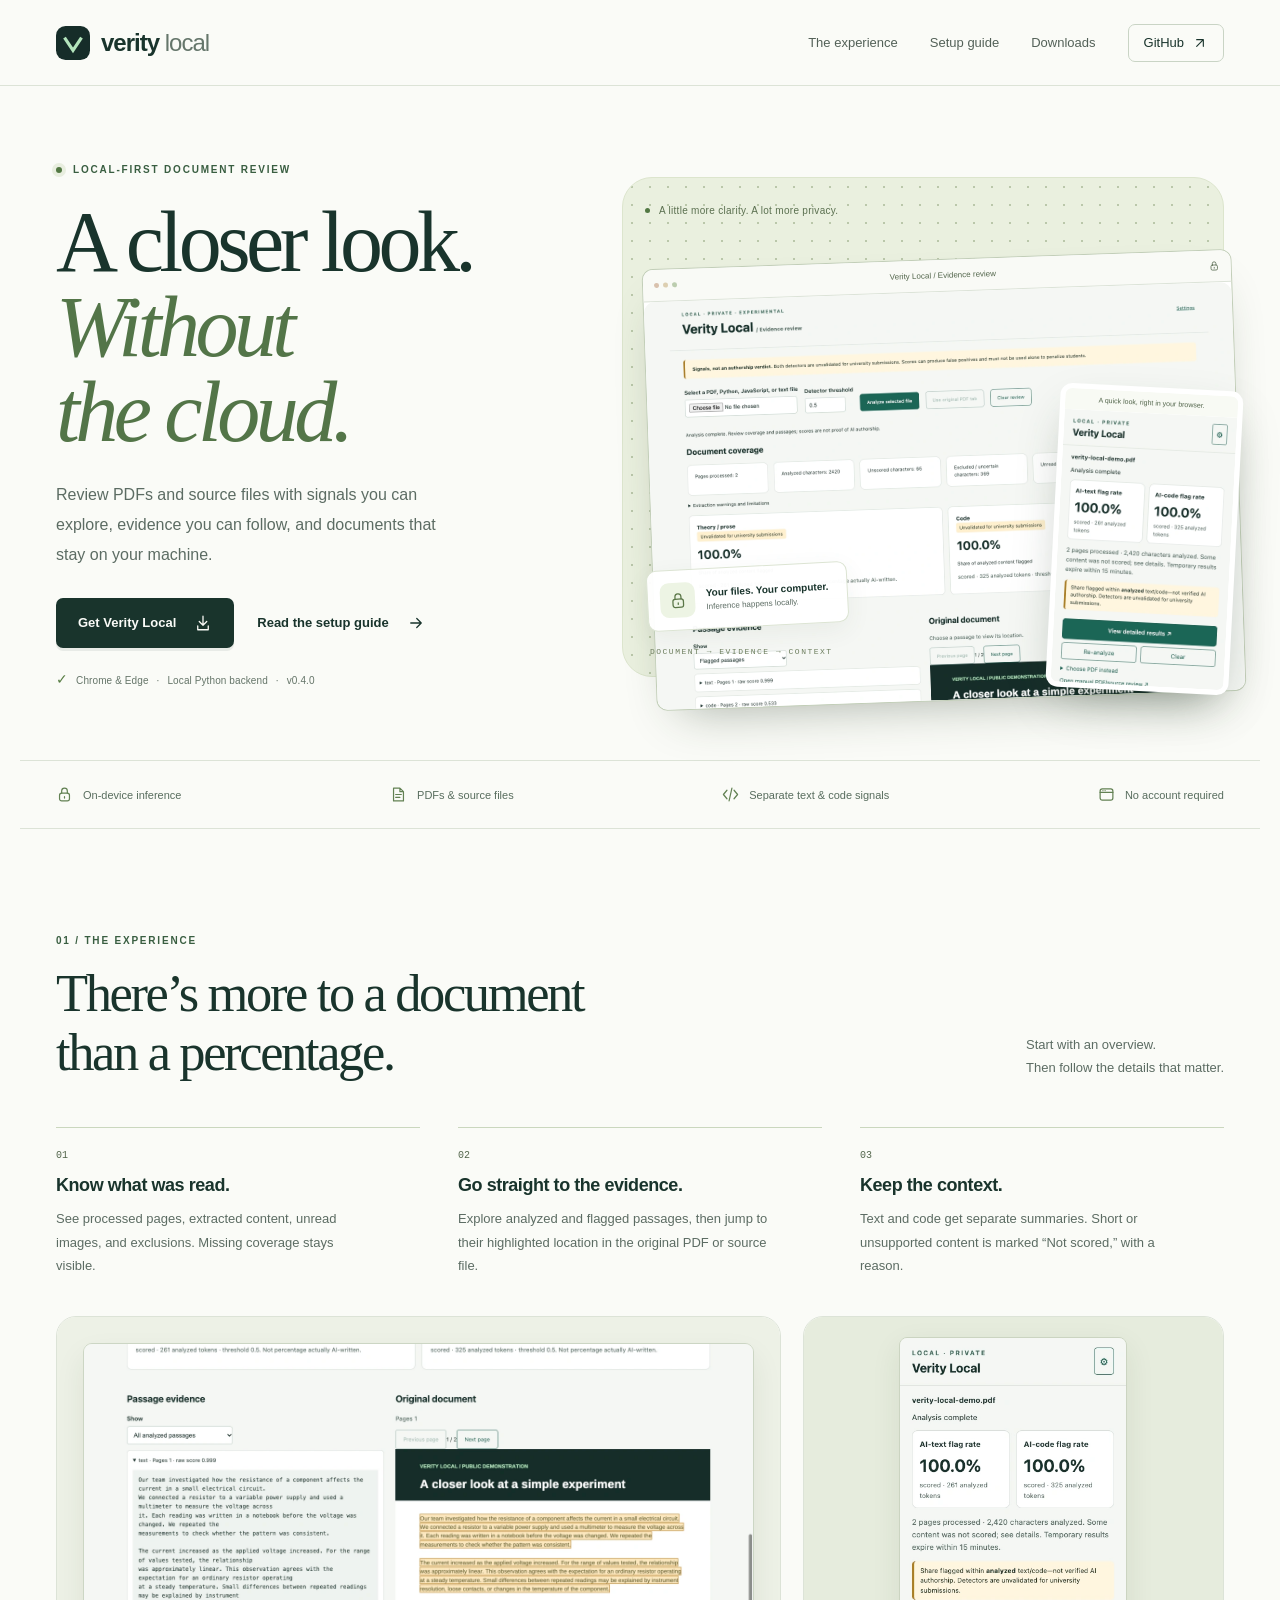
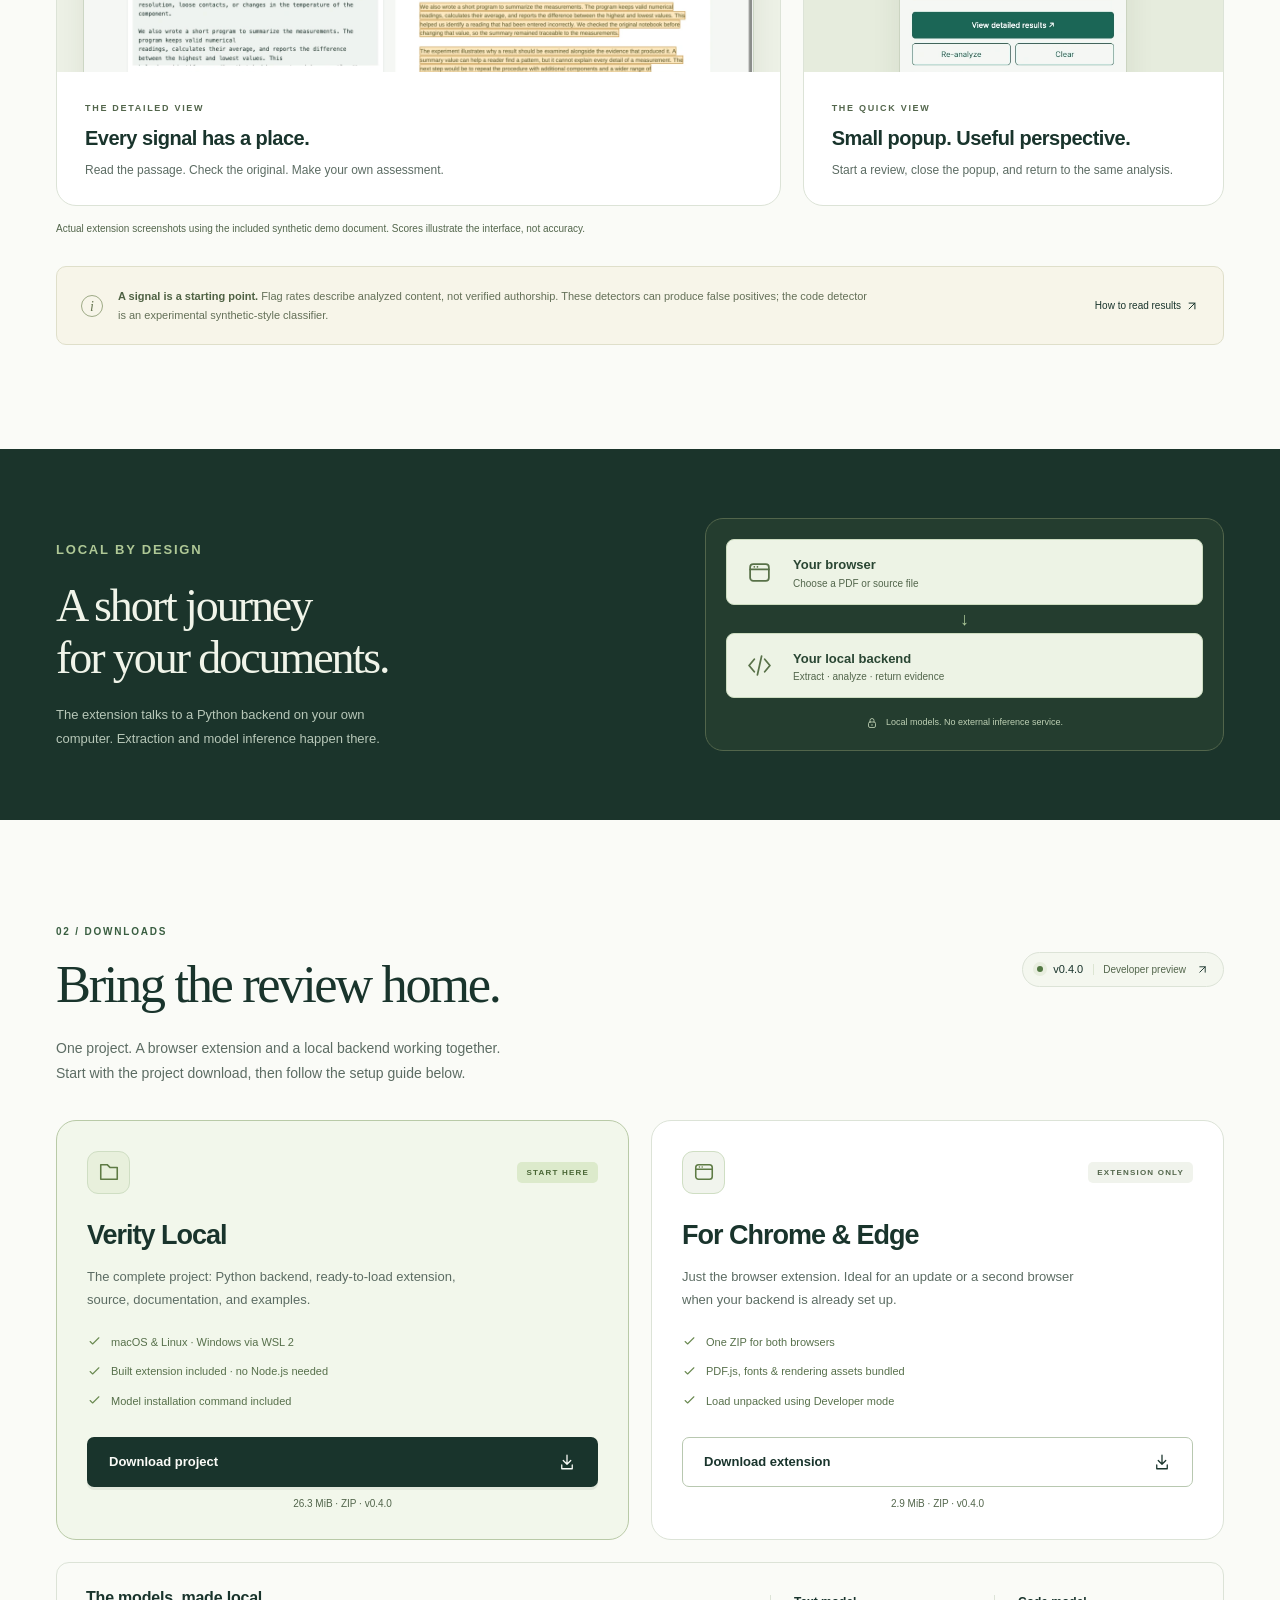
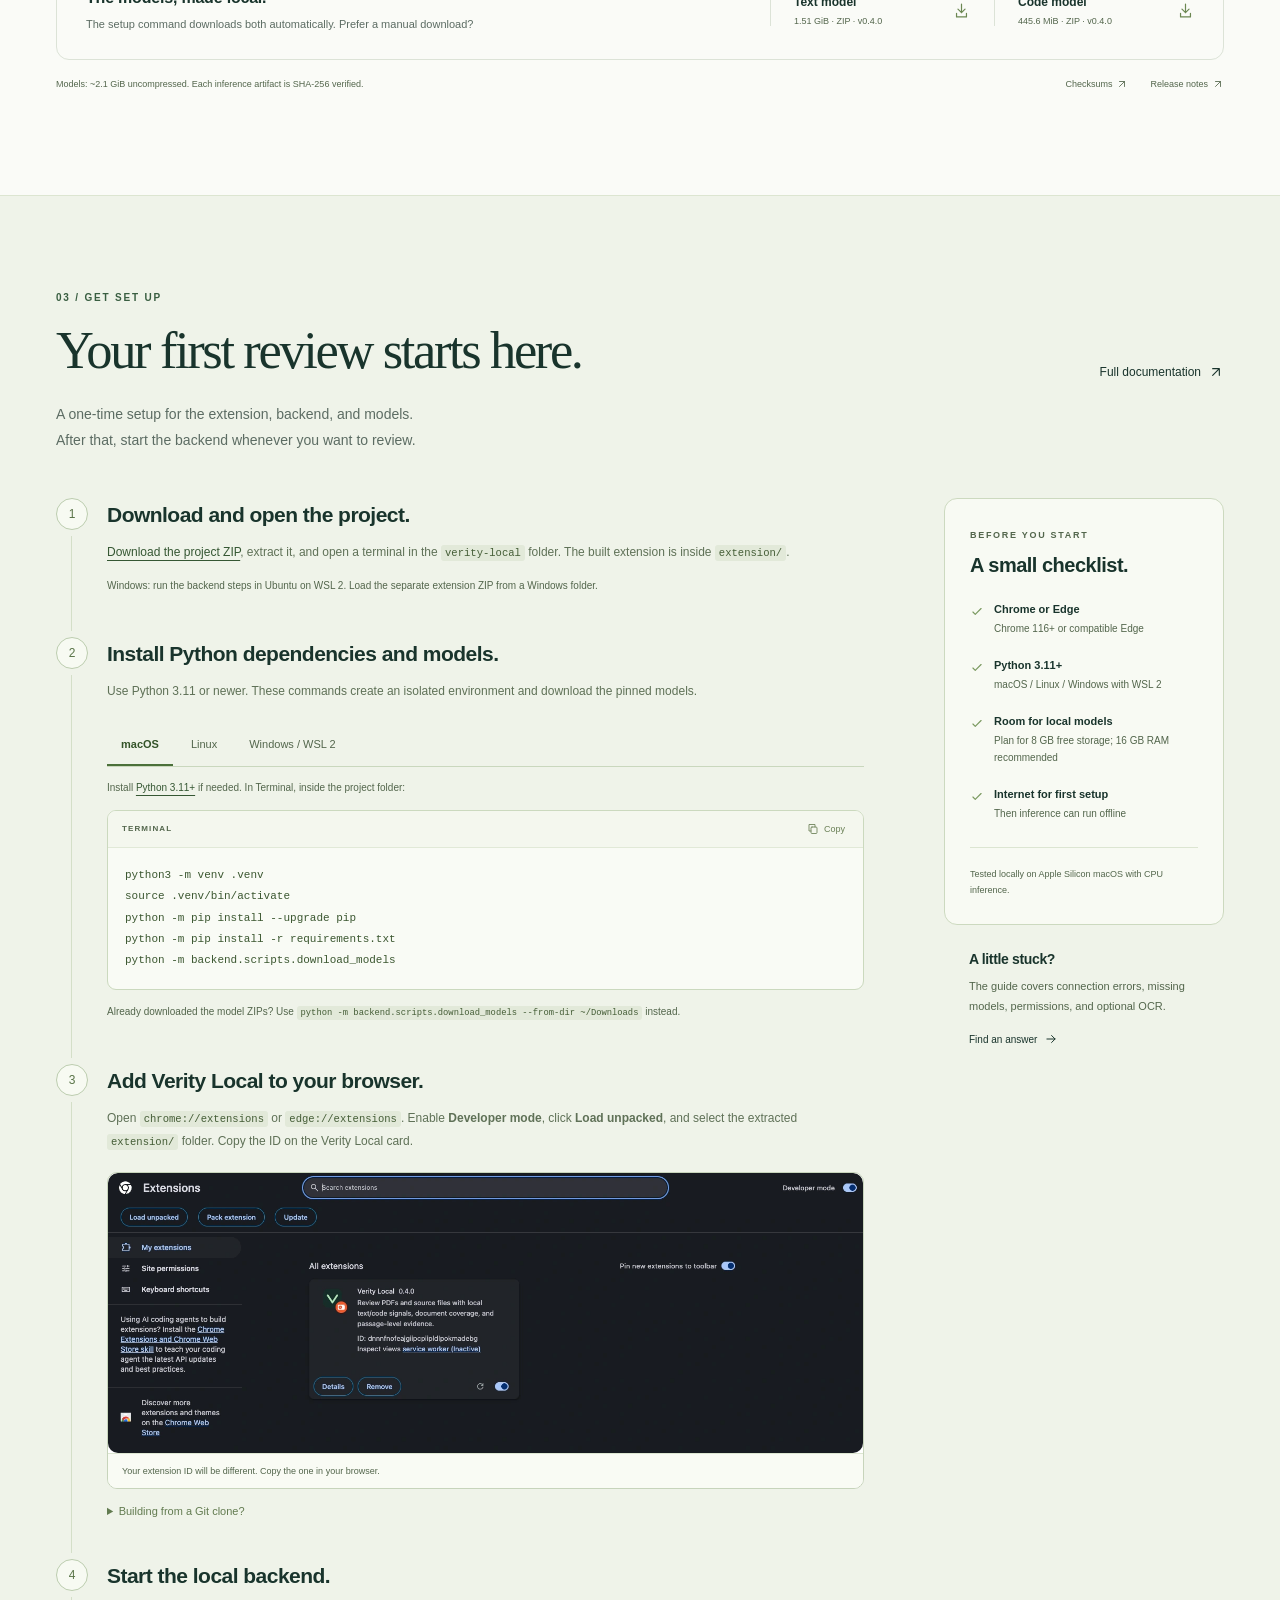
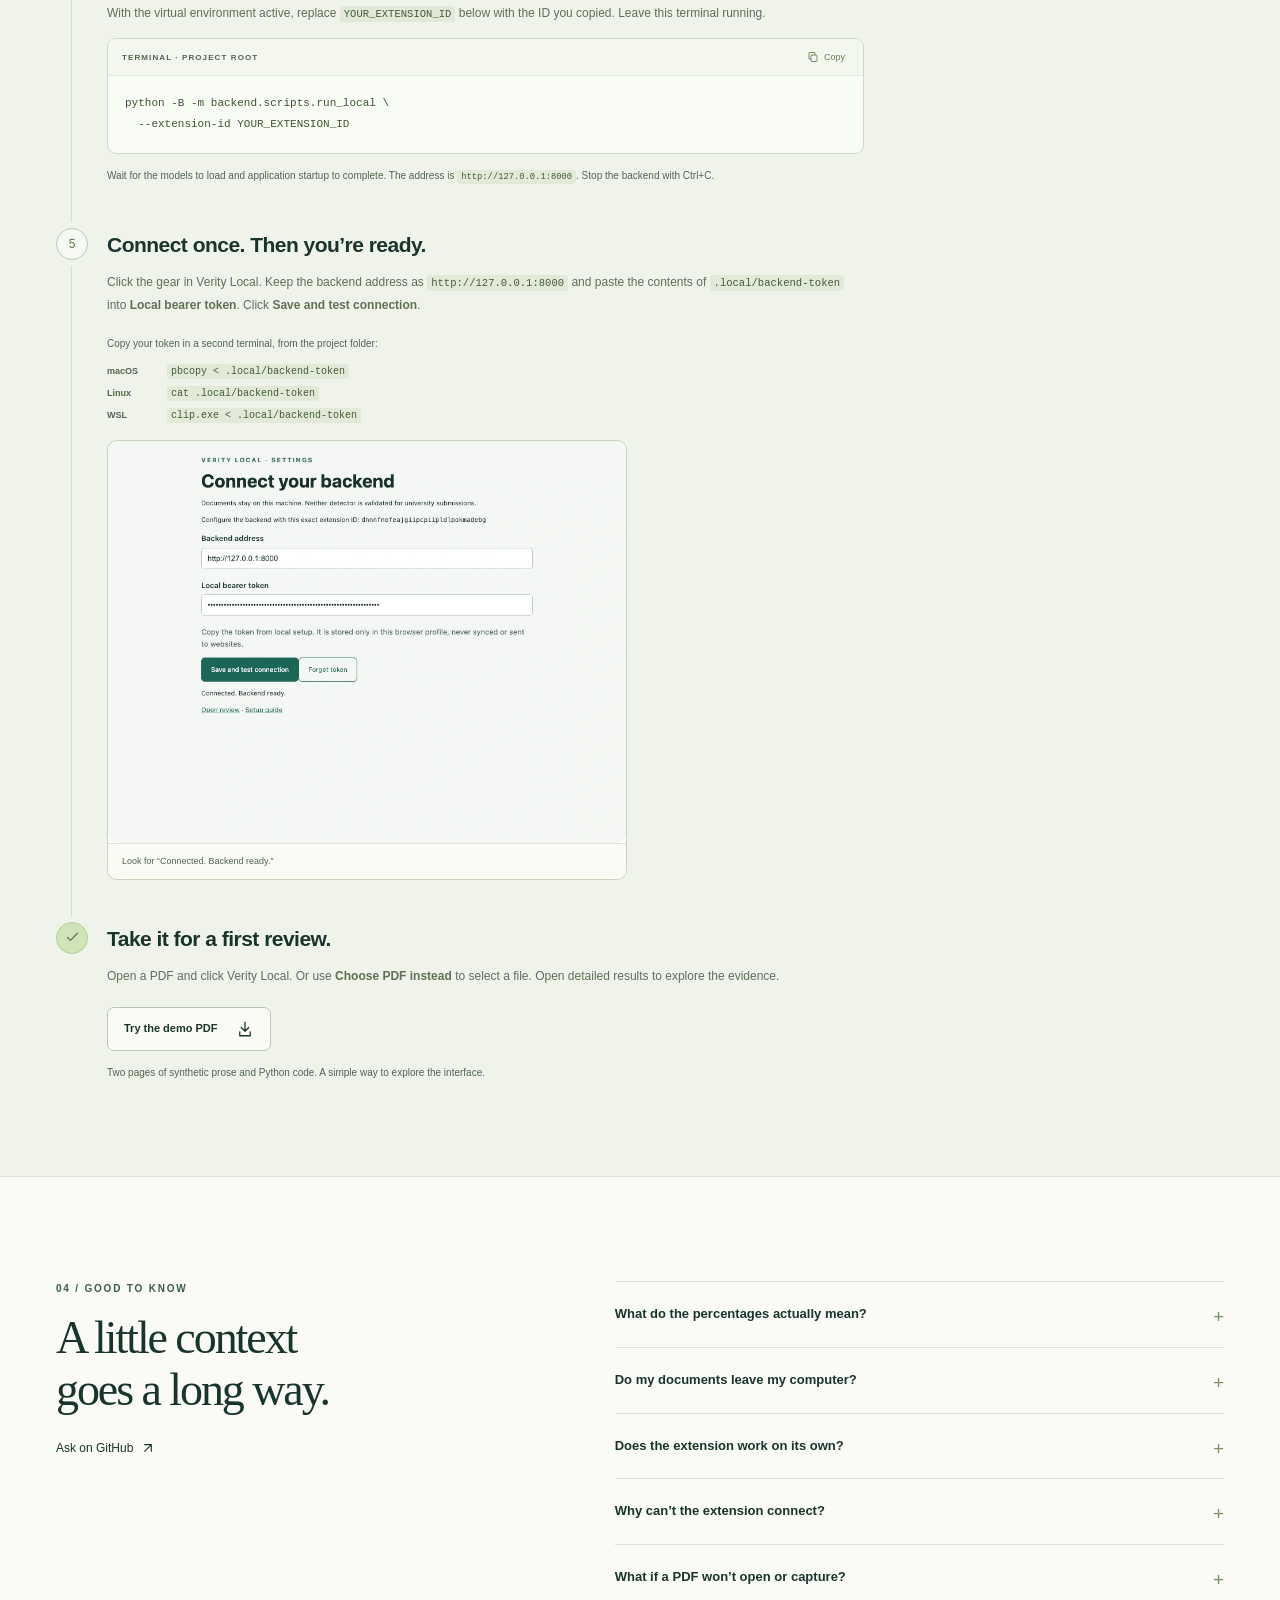
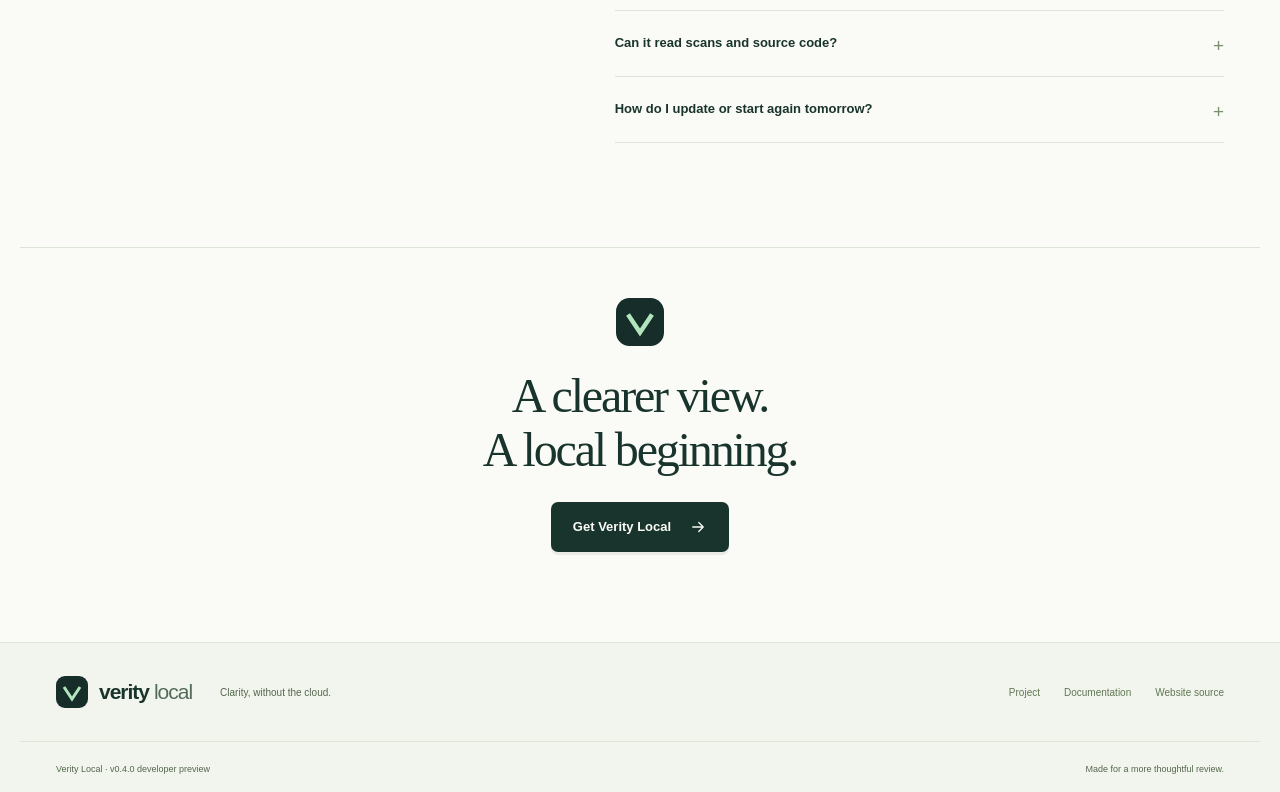
<file: index.html>
<!doctype html>
<html lang="en">
<head>
  <meta charset="utf-8">
  <meta name="viewport" content="width=device-width, initial-scale=1">
  <meta name="theme-color" content="#172f29">
  <meta name="description" content="Review PDFs and source files with Verity Local. Private, on-device text and code signals, passage-level evidence, and clear document coverage. Download and get set up.">
  <meta property="og:type" content="website">
  <meta property="og:title" content="Verity Local — A closer look. Without the cloud.">
  <meta property="og:description" content="Local PDF and source-file review. Download the Chrome/Edge extension and Python backend, and follow the illustrated setup guide.">
  <meta property="og:url" content="https://veritylocal.github.io/">
  <meta property="og:image" content="https://veritylocal.github.io/assets/review-overview.webp">
  <meta name="twitter:card" content="summary_large_image">
  <link rel="canonical" href="https://veritylocal.github.io/">
  <link rel="icon" href="icon.svg" type="image/svg+xml">
  <link rel="stylesheet" href="styles.css">
  <script src="site.js" defer></script>
  <title>Verity Local — A closer look. Without the cloud.</title>
</head>
<body>
  <svg class="svg-library" xmlns="http://www.w3.org/2000/svg" aria-hidden="true">
    <symbol id="i-arrow" viewBox="0 0 24 24"><path d="M5 12h14m-6-6 6 6-6 6"/></symbol>
    <symbol id="i-external" viewBox="0 0 24 24"><path d="M7 17 17 7M7 7h10v10"/></symbol>
    <symbol id="i-download" viewBox="0 0 24 24"><path d="M12 3v12m-5-5 5 5 5-5M5 16v5h14v-5"/></symbol>
    <symbol id="i-lock" viewBox="0 0 24 24"><rect x="5" y="10" width="14" height="11" rx="3"/><path d="M8 10V7a4 4 0 0 1 8 0v3m-4 5v2"/></symbol>
    <symbol id="i-document" viewBox="0 0 24 24"><path d="M14 3H5v18h14V8l-5-5Zm0 0v5h5M8 12h8m-8 4h6"/></symbol>
    <symbol id="i-browser" viewBox="0 0 24 24"><rect x="3" y="4" width="18" height="16" rx="3"/><path d="M3 9h18M7 6.5h.01m3 0h.01"/></symbol>
    <symbol id="i-check" viewBox="0 0 24 24"><path d="m5 12 4 4L19 6"/></symbol>
    <symbol id="i-code" viewBox="0 0 24 24"><path d="m7 6-5 6 5 6m10-12 5 6-5 6M14 3l-4 18"/></symbol>
    <symbol id="i-folder" viewBox="0 0 24 24"><path d="M3 7V4h7l3 3h8v13H3V7Z"/></symbol>
    <symbol id="i-copy" viewBox="0 0 24 24"><rect x="8" y="8" width="12" height="13" rx="2"/><path d="M16 8V3H4v13h4"/></symbol>
    <symbol id="i-expand" viewBox="0 0 24 24"><path d="M8 3H3v5m13-5h5v5M3 16v5h5m13-5v5h-5"/></symbol>
    <symbol id="i-github" viewBox="0 0 24 24"><path d="M9 19c-4 1-4-2-6-2m12 5v-4c0-1-.2-2-1-2.5 3-.4 6-1.5 6-6.5a5 5 0 0 0-1.5-3.5A5 5 0 0 0 18 2s-1 0-3 1.5a13 13 0 0 0-6 0C7 2 6 2 6 2a5 5 0 0 0-.5 3.5A5 5 0 0 0 4 9c0 5 3 6.1 6 6.5-.8.5-1 1.5-1 2.5v4"/></symbol>
  </svg>
  <a class="skip-link" href="#main">Skip to content</a>
  <header class="site-header">
    <div class="container nav-row">
      <a class="brand" href="#"><img src="icon.svg" width="34" height="34" alt=""><span>verity<span class="brand-light"> local</span></span></a>
      <button class="menu-toggle" type="button" aria-expanded="false" aria-controls="navigation" aria-label="Toggle navigation"><span></span><span></span></button>
      <nav id="navigation" aria-label="Main navigation">
        <a href="#experience">The experience</a><a href="#setup">Setup guide</a><a href="#downloads">Downloads</a>
        <a class="nav-github" href="https://github.com/VerityLocal/Main">GitHub <svg class="icon"><use href="#i-external"/></svg></a>
      </nav>
    </div>
  </header>

  <main id="main">
    <section class="hero container">
      <div class="hero-copy">
        <div class="eyebrow"><span class="status-dot"></span> LOCAL-FIRST DOCUMENT REVIEW</div>
        <h1>A closer look.<br><em>Without<br class="desktop-break"> the cloud.</em></h1>
        <p class="hero-description">Review PDFs and source files with signals you can explore, evidence you can follow, and documents that stay on your machine.</p>
        <div class="button-row"><a class="button button-dark" href="#downloads">Get Verity Local <svg class="icon"><use href="#i-download"/></svg></a><a class="button button-plain" href="#setup">Read the setup guide <svg class="icon"><use href="#i-arrow"/></svg></a></div>
        <p class="hero-note"><span class="tiny-check">✓</span> Chrome &amp; Edge <span>·</span> Local Python backend <span>·</span> v0.4.0</p>
      </div>
      <div class="product-stage">
        <div class="stage-label"><span class="status-dot"></span> A little more clarity. A lot more privacy.</div>
        <div class="product-window">
          <div class="window-bar"><div class="window-dots"><i></i><i></i><i></i></div><span>Verity Local / Evidence review</span><svg class="icon"><use href="#i-lock"/></svg></div>
          <button class="image-button" type="button" data-lightbox="assets/review-overview.webp" aria-label="Enlarge the real Verity Local review screenshot"><img src="assets/review-overview.webp" alt="Verity Local reviewing the public two-page demonstration PDF, with document coverage and separate text and code results" width="1440" height="1000" fetchpriority="high"></button>
        </div>
        <div class="popup-float"><div class="popup-float-label">A quick look, right in your browser.</div><img src="assets/popup.webp" alt="Actual Verity Local toolbar popup showing the demonstration results" width="380" height="600"></div>
        <div class="local-tag"><span class="local-tag-icon"><svg class="icon"><use href="#i-lock"/></svg></span><div><strong>Your files. Your computer.</strong><span>Inference happens locally.</span></div></div>
        <span class="stage-coordinate" aria-hidden="true">DOCUMENT → EVIDENCE → CONTEXT</span>
      </div>
    </section>

    <div class="container capability-strip" aria-label="At a glance"><span><svg class="icon"><use href="#i-lock"/></svg> On-device inference</span><span><svg class="icon"><use href="#i-document"/></svg> PDFs &amp; source files</span><span><svg class="icon"><use href="#i-code"/></svg> Separate text &amp; code signals</span><span><svg class="icon"><use href="#i-browser"/></svg> No account required</span></div>

    <section class="section container" id="experience">
      <div class="section-heading"><div><p class="eyebrow">01 / THE EXPERIENCE</p><h2>There’s more to a document<br>than a percentage.</h2></div><p>Start with an overview.<br>Then follow the details that matter.</p></div>
      <div class="feature-grid">
        <article class="feature"><span class="feature-number">01</span><h3>Know what was read.</h3><p>See processed pages, extracted content, unread images, and exclusions. Missing coverage stays visible.</p></article>
        <article class="feature"><span class="feature-number">02</span><h3>Go straight to the evidence.</h3><p>Explore analyzed and flagged passages, then jump to their highlighted location in the original PDF or source file.</p></article>
        <article class="feature"><span class="feature-number">03</span><h3>Keep the context.</h3><p>Text and code get separate summaries. Short or unsupported content is marked “Not scored,” with a reason.</p></article>
      </div>
      <div class="tour-grid">
        <figure class="tour-card evidence-card"><div class="tour-image"><button class="image-button" type="button" data-lightbox="assets/evidence.webp" aria-label="Enlarge the passage evidence screenshot"><img src="assets/evidence.webp" alt="An analyzed passage and its highlighted location in the original demonstration PDF" width="1440" height="1000" loading="lazy"><span class="expand-label"><svg class="icon"><use href="#i-expand"/></svg> Take a closer look</span></button></div><figcaption><span class="caption-label">THE DETAILED VIEW</span><h3>Every signal has a place.</h3><p>Read the passage. Check the original. Make your own assessment.</p></figcaption></figure>
        <figure class="tour-card quick-card"><div class="tour-image"><button class="image-button" type="button" data-lightbox="assets/popup.webp" aria-label="Enlarge the toolbar popup screenshot"><img src="assets/popup.webp" alt="The compact toolbar popup with separate text and code flag rates" width="380" height="600" loading="lazy"></button></div><figcaption><span class="caption-label">THE QUICK VIEW</span><h3>Small popup. Useful perspective.</h3><p>Start a review, close the popup, and return to the same analysis.</p></figcaption></figure>
      </div>
      <p class="screenshot-note">Actual extension screenshots using the included synthetic demo document. Scores illustrate the interface, not accuracy.</p>
      <div class="signal-note"><span class="note-mark" aria-hidden="true">i</span><p><strong>A signal is a starting point.</strong> Flag rates describe analyzed content, not verified authorship. These detectors can produce false positives; the code detector is an experimental synthetic-style classifier.</p><a href="https://github.com/VerityLocal/Main/blob/main/docs/MODELS.md">How to read results <svg class="icon"><use href="#i-external"/></svg></a></div>
    </section>

    <section class="local-section">
      <div class="container local-layout"><div><p class="eyebrow">LOCAL BY DESIGN</p><h2>A short journey<br>for your documents.</h2><p>The extension talks to a Python backend on your own computer. Extraction and model inference happen there.</p></div><div class="local-flow"><div class="flow-item"><svg class="icon"><use href="#i-browser"/></svg><span>Your browser</span><small>Choose a PDF or source file</small></div><span class="flow-arrow" aria-hidden="true">↓</span><div class="flow-item"><svg class="icon"><use href="#i-code"/></svg><span>Your local backend</span><small>Extract · analyze · return evidence</small></div><div class="flow-footer"><svg class="icon"><use href="#i-lock"/></svg><span>Local models. No external inference service.</span></div></div></div>
    </section>

    <section class="section container" id="downloads">
      <div class="section-heading"><div><p class="eyebrow">02 / DOWNLOADS</p><h2>Bring the review home.</h2></div><a class="release-pill" href="https://github.com/VerityLocal/Main/releases/tag/v0.4.0"><span class="status-dot"></span> v0.4.0 <span>Developer preview</span><svg class="icon"><use href="#i-external"/></svg></a></div>
      <p class="section-intro">One project. A browser extension and a local backend working together.<br>Start with the project download, then follow the setup guide below.</p>
      <div class="download-grid">
        <article class="download-card recommended"><div class="download-top"><span class="download-icon"><svg class="icon"><use href="#i-folder"/></svg></span><span class="small-pill">START HERE</span></div><h3>Verity Local</h3><p>The complete project: Python backend, ready-to-load extension, source, documentation, and examples.</p><ul class="download-facts"><li><svg class="icon"><use href="#i-check"/></svg> macOS &amp; Linux · Windows via WSL 2</li><li><svg class="icon"><use href="#i-check"/></svg> Built extension included · no Node.js needed</li><li><svg class="icon"><use href="#i-check"/></svg> Model installation command included</li></ul><a class="button button-dark full-width" href="https://github.com/VerityLocal/Main/releases/download/v0.4.0/Verity-Local-v0.4.0.zip">Download project <svg class="icon"><use href="#i-download"/></svg></a><span class="download-size" data-size="Verity-Local-v0.4.0.zip">ZIP · Python setup required</span></article>
        <article class="download-card"><div class="download-top"><span class="download-icon"><svg class="icon"><use href="#i-browser"/></svg></span><span class="small-pill muted-pill">EXTENSION ONLY</span></div><h3>For Chrome &amp; Edge</h3><p>Just the browser extension. Ideal for an update or a second browser when your backend is already set up.</p><ul class="download-facts"><li><svg class="icon"><use href="#i-check"/></svg> One ZIP for both browsers</li><li><svg class="icon"><use href="#i-check"/></svg> PDF.js, fonts &amp; rendering assets bundled</li><li><svg class="icon"><use href="#i-check"/></svg> Load unpacked using Developer mode</li></ul><a class="button button-outline full-width" href="https://github.com/VerityLocal/Main/releases/download/v0.4.0/Verity-Local-Extension-v0.4.0.zip">Download extension <svg class="icon"><use href="#i-download"/></svg></a><span class="download-size" data-size="Verity-Local-Extension-v0.4.0.zip">ZIP · local backend required</span></article>
      </div>
      <div class="model-downloads"><div><h3>The models, made local.</h3><p>The setup command downloads both automatically. Prefer a manual download?</p></div><a class="model-link" href="https://github.com/VerityLocal/Main/releases/download/v0.4.0/Verity-Local-Text-Model-v0.4.0.zip"><span>Text model<small data-size="Verity-Local-Text-Model-v0.4.0.zip">Desklib · ZIP</small></span><svg class="icon"><use href="#i-download"/></svg></a><a class="model-link" href="https://github.com/VerityLocal/Main/releases/download/v0.4.0/Verity-Local-Code-Model-v0.4.0.zip"><span>Code model<small data-size="Verity-Local-Code-Model-v0.4.0.zip">CodeBERT + LoRA · ZIP</small></span><svg class="icon"><use href="#i-download"/></svg></a></div>
      <div class="download-bottom"><span>Models: ~2.1 GiB uncompressed. Each inference artifact is SHA-256 verified.</span><a href="https://github.com/VerityLocal/Main/releases/download/v0.4.0/SHA256SUMS.txt">Checksums <svg class="icon"><use href="#i-external"/></svg></a><a href="https://github.com/VerityLocal/Main/releases/tag/v0.4.0">Release notes <svg class="icon"><use href="#i-external"/></svg></a></div>
    </section>

    <section class="setup-section" id="setup">
      <div class="container">
        <div class="section-heading"><div><p class="eyebrow">03 / GET SET UP</p><h2>Your first review starts here.</h2></div><a class="text-link" href="https://github.com/VerityLocal/Main/blob/main/docs/SETUP.md">Full documentation <svg class="icon"><use href="#i-external"/></svg></a></div>
        <p class="section-intro">A one-time setup for the extension, backend, and models.<br>After that, start the backend whenever you want to review.</p>
        <div class="setup-layout">
          <ol class="setup-steps">
            <li class="setup-step"><span class="step-number">1</span><div class="step-content"><h3>Download and open the project.</h3><p><a href="https://github.com/VerityLocal/Main/releases/download/v0.4.0/Verity-Local-v0.4.0.zip">Download the project ZIP</a>, extract it, and open a terminal in the <code>verity-local</code> folder. The built extension is inside <code>extension/</code>.</p><p class="fine-print">Windows: run the backend steps in Ubuntu on WSL 2. Load the separate extension ZIP from a Windows folder.</p></div></li>
            <li class="setup-step"><span class="step-number">2</span><div class="step-content"><h3>Install Python dependencies and models.</h3><p>Use Python 3.11 or newer. These commands create an isolated environment and download the pinned models.</p>
              <div class="os-tabs" role="tablist" aria-label="Setup operating system"><button type="button" id="tab-macos" role="tab" aria-selected="true" aria-controls="panel-macos" tabindex="0">macOS</button><button type="button" id="tab-linux" role="tab" aria-selected="false" aria-controls="panel-linux" tabindex="-1">Linux</button><button type="button" id="tab-windows" role="tab" aria-selected="false" aria-controls="panel-windows" tabindex="-1">Windows / WSL 2</button></div>
              <div class="os-panel" id="panel-macos" role="tabpanel" aria-labelledby="tab-macos" tabindex="0"><p class="panel-help">Install <a href="https://www.python.org/downloads/macos/">Python 3.11+</a> if needed. In Terminal, inside the project folder:</p><div class="code-block"><div class="code-header"><span>TERMINAL</span><button class="copy-button" type="button" aria-label="Copy macOS setup commands"><svg class="icon"><use href="#i-copy"/></svg><span>Copy</span></button></div><pre><code>python3 -m venv .venv
source .venv/bin/activate
python -m pip install --upgrade pip
python -m pip install -r requirements.txt
python -m backend.scripts.download_models</code></pre></div></div>
              <div class="os-panel" id="panel-linux" role="tabpanel" aria-labelledby="tab-linux" tabindex="0" hidden><p class="panel-help">On Ubuntu/Debian, install <code>python3-venv</code> if needed. Check <code>python3 --version</code> is 3.11+.</p><div class="code-block"><div class="code-header"><span>TERMINAL · UBUNTU / DEBIAN</span><button class="copy-button" type="button" aria-label="Copy Linux setup commands"><svg class="icon"><use href="#i-copy"/></svg><span>Copy</span></button></div><pre><code>sudo apt update
sudo apt install python3 python3-venv python3-pip
python3 -m venv .venv
source .venv/bin/activate
python -m pip install --upgrade pip
python -m pip install torch==2.13.0 --index-url https://download.pytorch.org/whl/cpu
python -m pip install -r requirements.txt
python -m backend.scripts.download_models</code></pre></div></div>
              <div class="os-panel" id="panel-windows" role="tabpanel" aria-labelledby="tab-windows" tabindex="0" hidden><p class="panel-help">First <a href="https://learn.microsoft.com/windows/wsl/install">install WSL 2 + Ubuntu</a>. Open Ubuntu, place the project in your Linux home folder, then run:</p><div class="code-block"><div class="code-header"><span>UBUNTU TERMINAL · WSL 2</span><button class="copy-button" type="button" aria-label="Copy Windows WSL setup commands"><svg class="icon"><use href="#i-copy"/></svg><span>Copy</span></button></div><pre><code>sudo apt update
sudo apt install python3 python3-venv python3-pip
python3 -m venv .venv
source .venv/bin/activate
python -m pip install --upgrade pip
python -m pip install torch==2.13.0 --index-url https://download.pytorch.org/whl/cpu
python -m pip install -r requirements.txt
python -m backend.scripts.download_models</code></pre></div><p class="panel-help">Keep Chrome/Edge on Windows. The backend uses WSL’s localhost forwarding; native Windows Python is not supported.</p></div>
              <p class="fine-print">Already downloaded the model ZIPs? Use <code>python -m backend.scripts.download_models --from-dir ~/Downloads</code> instead.</p>
            </div></li>
            <li class="setup-step"><span class="step-number">3</span><div class="step-content"><h3>Add Verity Local to your browser.</h3><p>Open <code>chrome://extensions</code> or <code>edge://extensions</code>. Enable <strong>Developer mode</strong>, click <strong>Load unpacked</strong>, and select the extracted <code>extension/</code> folder. Copy the ID on the Verity Local card.</p><figure class="setup-screenshot"><button class="image-button" type="button" data-lightbox="assets/install-extension.webp" aria-label="Enlarge the extension installation screenshot"><img src="assets/install-extension.webp" alt="Chrome extensions page showing Developer mode, Load unpacked, and the Verity Local extension card with its ID" width="1440" height="700" loading="lazy"></button><figcaption>Your extension ID will be different. Copy the one in your browser.</figcaption></figure><details class="inline-details"><summary>Building from a Git clone?</summary><p>With Node.js 22.13+ installed, run these commands from the project root before loading the extension:</p><div class="code-block"><div class="code-header"><span>TERMINAL</span><button class="copy-button" type="button" aria-label="Copy extension build commands"><svg class="icon"><use href="#i-copy"/></svg><span>Copy</span></button></div><pre><code>cd extension
npm ci --ignore-scripts
npm run build
cd ..</code></pre></div></details></div></li>
            <li class="setup-step"><span class="step-number">4</span><div class="step-content"><h3>Start the local backend.</h3><p>With the virtual environment active, replace <code>YOUR_EXTENSION_ID</code> below with the ID you copied. Leave this terminal running.</p><div class="code-block"><div class="code-header"><span>TERMINAL · PROJECT ROOT</span><button class="copy-button" type="button" aria-label="Copy backend startup command"><svg class="icon"><use href="#i-copy"/></svg><span>Copy</span></button></div><pre><code>python -B -m backend.scripts.run_local \
  --extension-id YOUR_EXTENSION_ID</code></pre></div><p class="fine-print">Wait for the models to load and application startup to complete. The address is <code>http://127.0.0.1:8000</code>. Stop the backend with Ctrl+C.</p></div></li>
            <li class="setup-step"><span class="step-number">5</span><div class="step-content"><h3>Connect once. Then you’re ready.</h3><p>Click the gear in Verity Local. Keep the backend address as <code>http://127.0.0.1:8000</code> and paste the contents of <code>.local/backend-token</code> into <strong>Local bearer token</strong>. Click <strong>Save and test connection</strong>.</p><div class="token-commands"><span>Copy your token in a second terminal, from the project folder:</span><dl><div><dt>macOS</dt><dd><code>pbcopy &lt; .local/backend-token</code></dd></div><div><dt>Linux</dt><dd><code>cat .local/backend-token</code></dd></div><div><dt>WSL</dt><dd><code>clip.exe &lt; .local/backend-token</code></dd></div></dl></div><figure class="setup-screenshot settings-screenshot"><button class="image-button" type="button" data-lightbox="assets/settings.webp" aria-label="Enlarge the connected Settings screenshot"><img src="assets/settings.webp" alt="Verity Local Settings with a loopback backend address, masked bearer token, and Connected. Backend ready. status" width="900" height="700" loading="lazy"></button><figcaption>Look for “Connected. Backend ready.”</figcaption></figure></div></li>
            <li class="setup-step last-step"><span class="step-number"><svg class="icon"><use href="#i-check"/></svg></span><div class="step-content"><h3>Take it for a first review.</h3><p>Open a PDF and click Verity Local. Or use <strong>Choose PDF instead</strong> to select a file. Open detailed results to explore the evidence.</p><a class="button button-outline" href="assets/verity-local-demo.pdf" download>Try the demo PDF <svg class="icon"><use href="#i-download"/></svg></a><p class="fine-print">Two pages of synthetic prose and Python code. A simple way to explore the interface.</p></div></li>
          </ol>
          <aside class="setup-aside"><div class="requirements-card"><span class="caption-label">BEFORE YOU START</span><h3>A small checklist.</h3><ul><li><svg class="icon"><use href="#i-check"/></svg><span><strong>Chrome or Edge</strong><small>Chrome 116+ or compatible Edge</small></span></li><li><svg class="icon"><use href="#i-check"/></svg><span><strong>Python 3.11+</strong><small>macOS / Linux / Windows with WSL 2</small></span></li><li><svg class="icon"><use href="#i-check"/></svg><span><strong>Room for local models</strong><small>Plan for 8 GB free storage; 16 GB RAM recommended</small></span></li><li><svg class="icon"><use href="#i-check"/></svg><span><strong>Internet for first setup</strong><small>Then inference can run offline</small></span></li></ul><p>Tested locally on Apple Silicon macOS with CPU inference.</p></div><div class="help-card"><h3>A little stuck?</h3><p>The guide covers connection errors, missing models, permissions, and optional OCR.</p><a href="#faq">Find an answer <svg class="icon"><use href="#i-arrow"/></svg></a></div></aside>
        </div>
      </div>
    </section>

    <section class="section container faq-section" id="faq"><div><p class="eyebrow">04 / GOOD TO KNOW</p><h2>A little context<br>goes a long way.</h2><a class="text-link" href="https://github.com/VerityLocal/Main/issues">Ask on GitHub <svg class="icon"><use href="#i-external"/></svg></a></div><div class="faq-list">
      <details><summary>What do the percentages actually mean?</summary><p>They show the share of analyzed content flagged by each detector at the selected threshold, separately for text and code. They are not the probability that a person used AI. The models can produce false positives, and neither is validated for university submissions. <a href="https://github.com/VerityLocal/Main/blob/main/docs/MODELS.md">Read the model notes.</a></p></details>
      <details><summary>Do my documents leave my computer?</summary><p>Analysis sends the document from the extension to your local, authenticated backend. Extraction and inference stay on that machine. Results are held in memory and expire; parser files are temporary. Downloading a remote PDF still contacts its hosting website. This site has no analytics scripts or upload form.</p></details>
      <details><summary>Does the extension work on its own?</summary><p>The extension is the review interface; the Python backend runs the models. You need both, plus the model files. Start the backend whenever you use the extension. The full project ZIP includes the backend and built extension; the model setup command obtains the weights.</p></details>
      <details><summary>Why can’t the extension connect?</summary><p>Make sure the backend terminal is running and model startup has finished. Check the address is <code>http://127.0.0.1:8000</code>, the token matches <code>.local/backend-token</code>, and the launch command uses your actual extension ID. HTTP 401 usually means a token mismatch; 403 usually means the extension ID/origin does not match. <a href="https://github.com/VerityLocal/Main/blob/main/docs/SETUP.md#troubleshooting">Full troubleshooting.</a></p></details>
      <details><summary>What if a PDF won’t open or capture?</summary><p>Choose <strong>Choose PDF instead</strong> for a direct file upload. Protected, embedded, or login-based viewers may not expose PDF bytes. Local file URLs may need “Allow access to file URLs” in extension details. Manual uploads support up to 50 MiB and 500 pages; direct browser-tab capture supports up to 8 MiB.</p></details>
      <details><summary>Can it read scans and source code?</summary><p>Native text PDFs work with the default parser. Scanned regions need optional local Tesseract OCR and English language data. OCR code is displayed but withheld by default. Manual review accepts Python, JavaScript, and UTF-8 text files; unsupported or insufficient content is marked “Not scored.” <a href="https://github.com/VerityLocal/Main/blob/main/backend/DEPENDENCIES.md">Set up optional OCR.</a></p></details>
      <details><summary>How do I update or start again tomorrow?</summary><p>Download the matching release, reload the unpacked extension from its extensions card, and restart the backend. Reuse verified model files with the same hashes. For daily use, activate <code>.venv</code> and run the backend launch command with your extension ID. Settings and the local token persist; analysis results do not persist across restarts.</p></details>
    </div></section>

    <section class="closing container"><img src="icon.svg" width="48" height="48" alt=""><h2>A clearer view.<br>A local beginning.</h2><a class="button button-dark" href="#downloads">Get Verity Local <svg class="icon"><use href="#i-arrow"/></svg></a></section>
  </main>

  <footer class="site-footer"><div class="container footer-top"><a class="brand" href="#"><img src="icon.svg" width="32" height="32" alt=""><span>verity<span class="brand-light"> local</span></span></a><p>Clarity, without the cloud.</p><div><a href="https://github.com/VerityLocal/Main">Project</a><a href="https://github.com/VerityLocal/Main/blob/main/docs/SETUP.md">Documentation</a><a href="https://github.com/VerityLocal/veritylocal.github.io">Website source</a></div></div><div class="container footer-bottom"><span>Verity Local · v0.4.0 developer preview</span><span>Made for a more thoughtful review.</span></div></footer>

  <dialog class="lightbox" aria-labelledby="lightbox-title"><div class="lightbox-header"><p id="lightbox-title">Verity Local screenshot</p><button class="lightbox-close" type="button" aria-label="Close screenshot">×</button></div><img alt=""></dialog>
  <p class="sr-only" id="copy-status" role="status" aria-live="polite"></p>
</body>
</html>
</file>
<file: styles.css>
@charset "UTF-8";
:root{--ink:#19342c;--muted:#5c6c63;--paper:#fafbf7;--line:#dce3d7;--green:#395e41;--lime:#d7eec3;--soft:#eff3e9;--white:#fff;--radius:20px;font-family:Inter,-apple-system,BlinkMacSystemFont,"Segoe UI",sans-serif;color:var(--ink);background:var(--paper);font-synthesis:none;scroll-behavior:smooth;scroll-padding-top:100px}
*{box-sizing:border-box}body{margin:0;-webkit-font-smoothing:antialiased}a{color:inherit;text-decoration-thickness:1px;text-underline-offset:4px}button{font:inherit;color:inherit;cursor:pointer}button,a{-webkit-tap-highlight-color:transparent}button:focus-visible,a:focus-visible,[tabindex]:focus-visible,summary:focus-visible{outline:3px solid #769d51;outline-offset:5px}img{display:block;max-width:100%;height:auto}h1,h2,h3,p,figure{margin:0}ul{padding:0}h1,h2{font-family:Georgia,"Times New Roman",serif;font-weight:400;letter-spacing:-.045em}h2{font-size:clamp(35px,4.1vw,54px);line-height:1.13}h3{font-size:21px;line-height:1.3;font-weight:580;letter-spacing:-.025em}p{line-height:1.7}.container{max-width:1240px;padding-inline:36px;margin-inline:auto}.section{padding-block:104px}.icon{width:21px;height:21px;flex-shrink:0;fill:none;stroke:currentColor;stroke-width:1.7;stroke-linecap:round;stroke-linejoin:round}.svg-library{position:absolute;width:0;height:0;overflow:hidden}.eyebrow,.caption-label{font-size:10px;font-weight:650;letter-spacing:1.8px;line-height:1.6;color:var(--green)}.status-dot{display:inline-block;width:6px;height:6px;border-radius:50%;background:#527843;box-shadow:0 0 0 4px #e8eedf;flex-shrink:0}.skip-link{position:fixed;top:8px;left:12px;z-index:100;background:var(--ink);color:white;padding:12px;transform:translateY(-160%)}.skip-link:focus{transform:none}.sr-only{position:absolute;width:1px;height:1px;padding:0;margin:-1px;overflow:hidden;clip:rect(0,0,0,0);white-space:nowrap;border:0}[hidden]{display:none!important}
.site-header{height:86px;border-bottom:1px solid var(--line);background:rgba(250,251,247,.96);position:relative;z-index:10}.nav-row{height:100%;display:flex;align-items:center;justify-content:space-between;gap:30px}.brand{display:flex;align-items:center;gap:11px;font-size:24px;font-weight:670;letter-spacing:-1px;text-decoration:none;white-space:nowrap}.brand-light{font-weight:400;color:#65766b}.nav-row nav{display:flex;align-items:center;gap:32px}.nav-row nav a{font-size:13px;text-decoration:none;color:#536158;transition:color .18s}.nav-row nav a:hover{color:var(--ink)}.nav-row nav .nav-github{display:flex;gap:8px;align-items:center;padding:10px 15px;border:1px solid #c9d4c5;border-radius:7px;color:var(--ink)}.nav-github .icon{width:16px;height:16px}.menu-toggle{display:none}
.hero{display:grid;grid-template-columns:.95fr 1.1fr;gap:46px;padding-block:76px 68px;align-items:center}.hero-copy .eyebrow{display:flex;align-items:center;gap:11px;margin-bottom:22px}.hero h1{font-size:clamp(57px,6.8vw,86px);line-height:.99;letter-spacing:-.053em}.hero h1 em{font-weight:400;color:#537548}.hero-description{font-size:16px;line-height:1.85;max-width:410px;color:var(--muted);margin-top:25px}.button-row{display:flex;align-items:center;gap:8px;flex-wrap:wrap;margin-top:29px}.button{display:inline-flex;align-items:center;justify-content:center;gap:18px;padding:15px 21px;border-radius:7px;text-decoration:none;font-size:13px;font-weight:580;line-height:1.4;border:1px solid transparent;transition:background .18s,transform .18s}.button .icon{width:18px;height:18px}.button:hover{transform:translateY(-2px)}.button-dark{background:var(--ink);color:var(--paper);box-shadow:0 3px 0 rgba(25,52,44,.08)}.button-dark:hover{background:#2b4d3f}.button-outline{border-color:#b8c8b0;background:transparent}.button-outline:hover{background:#e8efdf}.button-plain{padding-inline:14px}.button-plain:hover{background:var(--soft)}.hero-note{font-size:10px;color:#657569;margin-top:20px;display:flex;align-items:center;gap:8px;flex-wrap:wrap;letter-spacing:.1px}.tiny-check{font-size:14px;color:#567c42}.product-stage{height:500px;position:relative;isolation:isolate;border-radius:30px 30px 90px 30px;background:#eaf0df;background-image:radial-gradient(#bac7aa 1px,transparent 1px);background-size:18px 18px;border:1px solid #dce5cd;padding:27px 22px}.stage-label{display:flex;align-items:center;gap:9px;font-size:10px;letter-spacing:.3px;color:#5b7050}.stage-label .status-dot{width:5px;height:5px;box-shadow:none}.product-window{position:absolute;top:81px;left:26px;width:calc(100% - 10px);border-radius:11px;border:1px solid #c2ceb8;background:white;overflow:hidden;box-shadow:0 23px 50px -25px #2639246b;transform:rotate(-2deg)}.window-bar{height:32px;display:flex;align-items:center;gap:14px;justify-content:space-between;background:#f9faf6;border-bottom:1px solid #dce3d8;padding:0 11px;font-size:8px;color:#7b8577}.window-bar>.icon{width:11px;height:11px}.window-dots{display:flex;gap:4px}.window-dots i{width:5px;height:5px;border-radius:50%;background:#c8cfc3}.window-dots i:first-child{background:#d9c1ad}.window-dots i:nth-child(2){background:#ddcfb1}.window-dots i:last-child{background:#bccdaf}.product-window .image-button{width:100%}.product-window img{width:100%}.image-button{display:block;border:0;padding:0;background:transparent;position:relative;border-radius:inherit;overflow:hidden}.image-button:focus-visible{outline-offset:-4px}.image-button img{transition:filter .2s}.image-button:hover img{filter:brightness(.985)}.popup-float{position:absolute;right:-13px;top:209px;width:183px;border:5px solid white;border-radius:12px;box-shadow:0 20px 50px -15px #26392459;transform:rotate(3deg);background:white;overflow:hidden}.popup-float-label{font-size:7px;text-align:center;padding:7px 3px;color:#6a795f;background:#f8faf4}.popup-float img{border-radius:0 0 6px 6px;width:100%}.local-tag{position:absolute;bottom:49px;left:24px;background:rgba(255,255,255,.96);padding:12px 18px 12px 12px;border:1px solid #dce4d3;display:flex;align-items:center;gap:11px;border-radius:10px;box-shadow:0 8px 25px #384b2810;transform:rotate(-3deg)}.local-tag-icon{background:#edf4e4;width:35px;height:35px;display:grid;place-items:center;border-radius:9px;color:#5b7748}.local-tag-icon .icon{width:18px;height:18px}.local-tag strong{font-size:10px;display:block;font-weight:620;margin-bottom:4px}.local-tag span:not(.local-tag-icon){font-size:8px;display:block;color:var(--muted)}.stage-coordinate{position:absolute;left:27px;bottom:20px;color:#6d7e5e;font-family:ui-monospace,monospace;font-size:8px;letter-spacing:1.5px}.capability-strip{display:flex;align-items:center;justify-content:space-between;gap:20px;padding-block:25px;border-top:1px solid var(--line);border-bottom:1px solid var(--line)}.capability-strip>span{display:flex;align-items:center;gap:10px;font-size:11px;color:#586d5e}.capability-strip .icon{width:17px;height:17px;color:#628153}
.section-heading{display:flex;justify-content:space-between;gap:35px;align-items:flex-end}.section-heading .eyebrow{margin-bottom:15px}.section-heading>p{font-size:13px;line-height:1.8;color:var(--muted);padding-bottom:3px}.feature-grid{display:grid;grid-template-columns:repeat(3,1fr);gap:38px;margin-top:44px;margin-bottom:39px}.feature{position:relative;border-top:1px solid #cad7be;padding-top:22px}.feature-number{font-family:ui-monospace,monospace;font-size:10px;color:#6a8059;display:block;margin-bottom:13px}.feature h3{font-size:18px}.feature p{font-size:13px;line-height:1.8;color:var(--muted);margin-top:10px;max-width:315px}.tour-grid{display:grid;grid-template-columns:1.72fr 1fr;gap:22px}.tour-card{border:1px solid var(--line);border-radius:var(--radius);overflow:hidden;background:#fff}.tour-image{background:#edf1e6;padding:26px 26px 0;overflow:hidden;height:355px;display:flex;align-items:flex-start;justify-content:center}.evidence-card .image-button{width:100%;border:1px solid #ccd6c4;border-radius:9px 9px 0 0;box-shadow:0 14px 30px #22391614}.evidence-card img{width:100%;max-width:none;min-height:320px;object-fit:cover;object-position:top}.tour-card figcaption{padding:25px 28px}.tour-card figcaption h3{margin-top:9px;font-size:20px}.tour-card figcaption p{font-size:12px;color:var(--muted);margin-top:9px;line-height:1.7}.caption-label{font-size:9px;color:#748065;letter-spacing:1.7px}.expand-label{position:absolute;bottom:12px;right:12px;display:flex;gap:8px;align-items:center;font-size:9px;background:rgba(255,255,255,.96);padding:9px 11px;border:1px solid #e1e7dc;border-radius:5px}.expand-label .icon{width:13px;height:13px}.quick-card .tour-image{background:#e6ecdd;padding-top:20px}.quick-card .image-button{max-width:228px;border:1px solid #cbd4c1;border-radius:8px;box-shadow:0 10px 30px #22391615}.quick-card img{width:100%}.screenshot-note{font-size:10px;color:#727f6a;margin-top:14px}.signal-note{display:flex;align-items:center;gap:15px;margin-top:29px;padding:20px 24px;border:1px solid #dfdfca;background:#f7f5e9;border-radius:10px}.note-mark{font-family:Georgia,serif;font-style:italic;width:22px;height:22px;flex-shrink:0;border:1px solid #9eaa86;border-radius:50%;text-align:center;line-height:21px;font-size:14px;color:#6b7955}.signal-note p{font-size:11px;color:#647058;line-height:1.7;max-width:750px}.signal-note strong{color:#4f6244;font-weight:600}.signal-note a{font-size:10px;display:flex;align-items:center;gap:4px;flex-shrink:0;margin-left:auto;text-decoration:none;white-space:nowrap}.signal-note .icon{width:14px;height:14px}
.local-section{background:#1b342b;color:#f0f4e9;padding-block:69px;position:relative;overflow:hidden}.local-layout{display:grid;grid-template-columns:1fr 1fr;gap:130px;align-items:center}.local-section .eyebrow{color:#afc896;margin-bottom:18px}.local-section h2{font-size:46px}.local-section p{color:#b7c7b8;font-size:13px;line-height:1.85;max-width:348px;margin-top:19px}.local-flow{border:1px solid #52654b;border-radius:18px;padding:20px;background:#243d2f;background-image:radial-gradient(#435b3b .7px,transparent .7px);background-size:16px 16px}.flow-item{position:relative;background:#edf3e5;border:1px solid #cddcc1;border-radius:8px;display:grid;grid-template-columns:34px 1fr;align-items:center;padding:15px 20px;color:#2a4633;column-gap:12px}.flow-item>.icon{grid-row:span 2;width:25px;height:25px;color:#587148}.flow-item>span{font-size:13px;font-weight:590;line-height:1.5}.flow-item small{font-size:10px;color:#6e7f63;margin-top:3px}.flow-arrow{display:block;text-align:center;font-size:18px;line-height:28px;color:#aeca9a}.flow-footer{display:flex;align-items:center;justify-content:center;gap:8px;margin-top:18px;color:#bed0b4;font-size:9px;line-height:1.5}.flow-footer .icon{width:12px;height:12px}
.section-intro{font-size:14px;color:var(--muted);line-height:1.8;margin-top:22px}.release-pill{display:flex;align-items:center;gap:10px;font-size:11px;text-decoration:none;border:1px solid var(--line);border-radius:30px;padding:10px 14px;background:#f4f7ef;align-self:center}.release-pill>span:not(.status-dot){font-size:10px;color:#75816c;padding-left:9px;border-left:1px solid #dce5d2}.release-pill .icon{width:13px;height:13px}.download-grid{display:grid;grid-template-columns:1fr 1fr;gap:22px;margin-top:33px}.download-card{padding:30px;border:1px solid var(--line);border-radius:var(--radius);background:white}.download-card.recommended{border-color:#b9caa7;background:#f2f7eb}.download-top{display:flex;align-items:center;justify-content:space-between;margin-bottom:24px}.download-icon{width:43px;height:43px;border:1px solid #cfdec3;border-radius:11px;display:grid;place-items:center;background:#e8f0dc;color:#5e7b44}.download-card:not(.recommended) .download-icon{background:#f1f4ed}.download-icon .icon{width:22px;height:22px}.small-pill{font-size:8px;font-weight:650;letter-spacing:1.2px;background:#dceacb;color:#4a6635;border-radius:5px;padding:6px 9px}.muted-pill{background:#f0f3ec;color:#78836d}.download-card h3{font-size:27px;letter-spacing:-1px}.download-card>p{font-size:13px;color:var(--muted);line-height:1.8;margin-top:12px;max-width:410px}.download-facts{list-style:none;margin:22px 0 28px;display:grid;gap:13px}.download-facts li{display:flex;align-items:center;gap:9px;font-size:11px;line-height:1.5;color:#57704b}.download-facts .icon{width:15px;height:15px;color:#6b8a52}.full-width{width:100%;justify-content:space-between}.download-size{display:block;text-align:center;margin-top:11px;font-size:10px;color:#718365}.model-downloads{display:grid;grid-template-columns:1fr 200px 200px;gap:24px;align-items:center;border:1px solid var(--line);border-radius:13px;margin-top:22px;padding:25px 29px}.model-downloads h3{font-size:16px;letter-spacing:-.2px}.model-downloads p{font-size:11px;color:var(--muted);margin-top:6px}.model-link{display:flex;align-items:center;justify-content:space-between;gap:10px;text-decoration:none;border-left:1px solid var(--line);padding-left:23px;font-size:12px;font-weight:560}.model-link small{display:block;font-size:9px;color:#7a886d;font-weight:400;margin-top:7px}.model-link .icon{width:17px;height:17px;color:#6b8752}.model-link:hover{color:#678945}.download-bottom{display:flex;align-items:center;gap:22px;font-size:9px;color:#77836e;margin-top:18px}.download-bottom>span{margin-right:auto;line-height:1.5}.download-bottom a{display:flex;align-items:center;gap:4px;text-decoration:none;flex-shrink:0}.download-bottom .icon{width:12px;height:12px}
.setup-section{background:#eff3e9;border-top:1px solid #dce5d1;border-bottom:1px solid #dce5d1;padding-block:94px}.text-link{display:inline-flex;align-items:center;gap:7px;font-size:12px;text-decoration:none;white-space:nowrap}.text-link .icon{width:16px;height:16px}.setup-layout{display:grid;grid-template-columns:minmax(0,1fr) 280px;gap:80px;margin-top:45px;align-items:start}.setup-steps{list-style:none;padding:0;margin:0;min-width:0}.setup-step{display:grid;grid-template-columns:32px minmax(0,1fr);gap:19px;padding-bottom:42px;position:relative}.setup-step:not(:last-child):before{position:absolute;content:"";top:38px;bottom:6px;left:15px;width:1px;background:#d4dfc8}.step-number{position:relative;width:32px;height:32px;display:grid;place-items:center;border:1px solid #bccdaf;border-radius:50%;font-size:12px;color:#597448;background:#f7faf2}.step-content{min-width:0}.step-content h3{font-size:21px;margin:3px 0 13px}.step-content>p{font-size:12px;color:#5f7157;line-height:1.9}.step-content>p+p{margin-top:13px}.step-content a:not(.button){color:#355733}.step-content code{font-size:.88em;overflow-wrap:anywhere;background:#e2e9d9;padding:2px 4px;border-radius:3px;color:#445d36}.step-content .fine-print{font-size:10px;line-height:1.8;color:#738269;margin-top:13px}.os-tabs{display:flex;gap:4px;border-bottom:1px solid #c9d7bd;margin-top:23px}.os-tabs button{background:transparent;border:0;border-bottom:2px solid transparent;font-size:11px;line-height:1.6;padding:10px 14px;color:#788c68;white-space:nowrap}.os-tabs button[aria-selected=true]{color:#335328;border-bottom-color:#4b703a;font-weight:650}.os-panel{padding-top:12px}.panel-help{font-size:10px;color:#738269;line-height:1.8;margin-bottom:10px}.code-block{border:1px solid #cbd9be;border-radius:9px;background:#f9fbf5;margin:13px 0 5px;overflow:hidden}.code-header{display:flex;align-items:center;justify-content:space-between;gap:10px;padding:9px 14px;border-bottom:1px solid #e1e9d7;background:#f4f7ee}.code-header>span{font-size:8px;font-weight:600;color:#89967c;letter-spacing:1.1px}.copy-button{display:flex;align-items:center;gap:5px;background:none;border:0;font-size:9px;color:#6b8057;padding:3px 4px}.copy-button .icon{width:12px;height:12px}.code-block pre{margin:0;overflow-x:auto;padding:17px;line-height:1.95;font-size:11px;tab-size:2}.code-block pre code{font:inherit;background:none;padding:0;overflow-wrap:normal;color:#3b5730}.code-block pre::-webkit-scrollbar{height:5px}.code-block pre::-webkit-scrollbar-thumb{background:#c7d4ba;border-radius:5px}.setup-screenshot{border:1px solid #c7d4bb;background:#fff;border-radius:10px;margin-top:19px;overflow:hidden}.setup-screenshot .image-button{width:100%;max-height:280px}.setup-screenshot img{width:100%;object-fit:cover;object-position:top}.setup-screenshot figcaption{font-size:9px;color:#7a886d;line-height:1.6;padding:10px 14px;background:#f9fbf4;border-top:1px solid #dce6d1}.settings-screenshot{max-width:520px}.settings-screenshot .image-button{max-height:none}.settings-screenshot img{width:100%}.inline-details{font-size:11px;color:#627b50;margin-top:16px}.inline-details summary{cursor:pointer}.inline-details p{margin-top:12px;font-size:10px}.token-commands{margin-top:18px;font-size:10px;color:#77886a}.token-commands>span{line-height:1.8}.token-commands dl{display:grid;gap:10px;margin:12px 0 0}.token-commands dl div{display:grid;grid-template-columns:50px minmax(0,1fr);gap:10px;align-items:center}.token-commands dt{font-size:9px;font-weight:600}.token-commands dd{margin:0;min-width:0}.token-commands dd code{font-size:10px}.last-step{padding-bottom:0}.last-step .step-number{background:#cfe4b9;border-color:#b7d09d}.last-step .step-number .icon{width:17px;height:17px}.last-step .button{font-size:11px;padding:12px 16px;margin-top:19px;background:#f9fbf4}.setup-aside{position:sticky;top:28px}.requirements-card{padding:25px;border:1px solid #ccd9bf;border-radius:13px;background:#f8faf3}.requirements-card>h3{font-size:20px;margin-top:10px}.requirements-card ul{list-style:none;display:grid;gap:22px;margin:25px 0}.requirements-card li{display:flex;gap:10px;align-items:flex-start}.requirements-card li .icon{width:14px;height:14px;stroke-width:2;color:#7a995f;margin-top:2px}.requirements-card strong{display:block;font-weight:570;font-size:11px}.requirements-card small{font-size:10px;color:#7a8a6e;display:block;line-height:1.7;margin-top:5px}.requirements-card>p{font-size:9px;color:#819274;padding-top:18px;border-top:1px solid #dce5d1;line-height:1.8}.help-card{padding:25px}.help-card h3{font-size:14px}.help-card p{font-size:11px;color:#7a8c6c;margin-top:9px;line-height:1.8}.help-card>a{display:flex;align-items:center;gap:7px;font-size:10px;margin-top:16px;text-decoration:none}.help-card .icon{width:14px;height:14px}
.faq-section{display:grid;grid-template-columns:1fr 1.3fr;gap:90px}.faq-section h2{margin-top:15px;font-size:46px}.faq-section .text-link{margin-top:24px}.faq-list{border-top:1px solid var(--line)}.faq-list details{border-bottom:1px solid var(--line)}.faq-list summary{list-style:none;cursor:pointer;padding:22px 25px 22px 0;font-size:13px;font-weight:550;position:relative;line-height:1.6}.faq-list summary::-webkit-details-marker{display:none}.faq-list summary:after{content:"+";position:absolute;right:0;font-size:19px;font-weight:300;color:#7d906e;top:20px}.faq-list details[open] summary:after{content:"−"}.faq-list p{font-size:12px;color:var(--muted);line-height:1.85;padding:0 18px 22px 0}.faq-list code{font-size:10px;background:var(--soft);padding:2px 4px;overflow-wrap:anywhere}.closing{text-align:center;padding-block:50px 90px;border-top:1px solid var(--line)}.closing>img{margin:0 auto 23px}.closing h2{font-size:48px}.closing>.button{margin-top:25px}.site-footer{border-top:1px solid var(--line);background:#f2f5ed}.footer-top{display:flex;align-items:center;gap:28px;padding-block:33px}.footer-top .brand{font-size:21px}.footer-top>p{font-size:10px;color:#7a886e}.footer-top>div{margin-left:auto;display:flex;gap:24px}.footer-top>div>a{font-size:10px;color:#607653;text-decoration:none}.footer-bottom{display:flex;justify-content:space-between;gap:20px;border-top:1px solid #dce6d2;padding-block:20px;font-size:9px;color:#7b8c6f;line-height:1.6}
.lightbox{padding:0;border:1px solid #bdcdb2;border-radius:12px;max-width:min(95vw,1440px);max-height:92vh;background:#f9fbf5;color:var(--ink);box-shadow:0 30px 100px #0004}.lightbox::backdrop{background:#102116b8;backdrop-filter:blur(5px)}.lightbox-header{position:sticky;top:0;display:flex;align-items:center;justify-content:space-between;gap:20px;padding:13px 18px;background:#f9fbf5;border-bottom:1px solid var(--line);z-index:1}.lightbox-header p{font-size:11px;color:#647859;line-height:1.5}.lightbox-close{background:#e8efdf;border:0;border-radius:50%;width:30px;height:30px;font-size:24px;line-height:1;flex-shrink:0}.lightbox>img{width:auto;max-height:calc(86vh - 55px);object-fit:contain;margin:auto}body:has(.lightbox[open]){overflow:hidden}
@media(min-width:1450px){.hero{gap:56px}.product-stage{height:526px}.product-window{top:83px}.popup-float{top:220px}}
@media(max-width:1100px){.container{padding-inline:28px}.hero{gap:27px;grid-template-columns:1fr 1fr;padding-top:60px}.hero h1{font-size:70px}.hero-description{font-size:14px;max-width:340px}.hero .button{font-size:11px;padding-inline:16px;gap:11px}.hero .button-plain{padding-inline:5px}.product-stage{height:450px;padding:22px 16px}.product-window{left:14px;top:76px}.popup-float{width:165px;right:-6px;top:185px}.local-tag{left:14px;bottom:47px;padding:10px}.stage-label{font-size:8px}.local-tag strong{font-size:9px}.local-tag-icon{width:29px;height:29px}.hero-note{font-size:9px;gap:7px}.setup-layout{gap:40px;grid-template-columns:minmax(0,1fr) 255px}.model-downloads{grid-template-columns:1fr 165px 165px;gap:15px}.local-layout{gap:70px}.tour-image{height:320px;padding:22px 18px 0}.quick-card .image-button{max-width:212px}.feature-grid{gap:25px}.signal-note{align-items:flex-start}.signal-note a{font-size:9px;margin-top:3px}.faq-section{gap:60px}}
@media(max-width:800px){.site-header{height:74px}.nav-row nav{gap:20px}.nav-row nav a{font-size:11px}.nav-row nav .nav-github{padding:8px 11px}.brand{font-size:21px}.hero{grid-template-columns:1fr;gap:38px;padding-block:50px}.hero-copy{max-width:610px}.hero h1{font-size:76px}.desktop-break{display:none}.hero-description{max-width:485px;font-size:15px;margin-top:22px}.hero .button{font-size:12px;padding-inline:20px}.hero .button-plain{padding-inline:13px}.hero-note{font-size:10px;gap:9px}.product-stage{width:100%;max-width:630px;height:480px;margin-inline:auto}.product-window{top:70px;width:calc(100% - 48px);left:24px}.popup-float{width:195px;top:200px;right:18px}.local-tag{bottom:41px;left:25px}.stage-label{font-size:10px;margin-left:10px}.capability-strip{display:grid;grid-template-columns:1fr 1fr;padding-block:24px;gap:20px}.capability-strip>span{font-size:11px}.section{padding-block:72px}.section-heading{align-items:flex-start}.section-heading>p{font-size:11px;padding-top:27px;flex-shrink:0}.feature-grid{gap:21px;margin-top:32px}.feature h3{font-size:16px;line-height:1.5}.feature p{font-size:11px;line-height:1.8}.tour-grid{grid-template-columns:1.5fr 1fr;gap:15px}.tour-image{height:285px;padding:18px 12px 0}.evidence-card img{height:300px;object-position:top left;object-fit:cover;min-width:440px}.quick-card .image-button{max-width:185px}.tour-card figcaption{padding:20px}.tour-card figcaption h3{font-size:17px}.tour-card figcaption p{font-size:11px}.caption-label{font-size:8px;letter-spacing:1.3px}.signal-note{flex-wrap:wrap;padding:19px;gap:10px}.signal-note p{flex:1;min-width:80%;font-size:10px}.signal-note a{margin-left:32px;font-size:10px}.local-layout{gap:34px}.local-section{padding-block:55px}.local-section h2{font-size:36px}.local-section p{font-size:11px}.flow-item{padding:13px;gap:8px}.local-flow{padding:16px}.flow-item>span{font-size:11px}.flow-item small{font-size:9px}.flow-footer{font-size:8px}.release-pill{font-size:9px;padding:9px 11px;gap:8px;margin-top:17px}.release-pill>span:not(.status-dot){font-size:8px}.download-card{padding:24px}.download-card h3{font-size:24px}.download-card>p{font-size:12px;min-height:86px}.download-facts li{font-size:10px;align-items:flex-start}.download-facts{gap:12px}.model-downloads{grid-template-columns:1fr 1fr;gap:22px;padding:23px}.model-downloads>div{grid-column:span 2}.model-link{border-left:0;padding:0}.model-link:last-child{border-left:1px solid var(--line);padding-left:22px}.download-bottom{flex-wrap:wrap;gap:12px 18px;font-size:8px}.download-bottom>span{flex-basis:100%}.setup-section{padding-block:68px}.setup-layout{grid-template-columns:minmax(0,1fr);gap:30px}.setup-aside{position:static;display:grid;grid-template-columns:1fr 1fr;gap:20px;order:-1}.requirements-card{padding:20px}.requirements-card>h3{font-size:18px}.requirements-card ul{gap:15px;margin:20px 0}.requirements-card strong{font-size:10px}.requirements-card small{font-size:9px}.help-card{align-self:center}.step-content>p{font-size:13px}.step-content h3{font-size:22px}.setup-screenshot .image-button{max-height:310px}.settings-screenshot .image-button{max-height:none}.code-block pre{font-size:12px}.faq-section{grid-template-columns:1fr;gap:35px}.faq-section h2{font-size:42px}.faq-list summary{font-size:13px}.faq-section .text-link{margin-top:16px}.closing{padding-block:48px 67px}.footer-top{flex-wrap:wrap;gap:20px}.footer-top>div{margin-left:auto;gap:16px}.footer-top>p{display:none}}
@media(max-width:540px){.container{padding-inline:22px}.site-header{height:68px}.brand{font-size:22px}.brand img{width:30px;height:30px}.menu-toggle{display:flex;flex-direction:column;justify-content:center;gap:6px;width:37px;height:37px;padding:9px;border:1px solid #d3ddca;border-radius:7px;background:transparent}.menu-toggle span{display:block;width:17px;height:1px;background:#577148;transition:transform .2s}.menu-toggle[aria-expanded=true] span:first-child{transform:translateY(3.5px) rotate(45deg)}.menu-toggle[aria-expanded=true] span:last-child{transform:translateY(-3.5px) rotate(-45deg)}.nav-row nav{display:none;position:absolute;top:67px;left:0;right:0;background:#fafbf7;padding:20px 22px;border-bottom:1px solid var(--line);box-shadow:0 12px 15px #233b2510;align-items:stretch;gap:6px}.nav-row nav.open{display:flex;flex-direction:column}.nav-row nav a{font-size:13px;padding:12px 0}.nav-row nav .nav-github{border:0;padding:12px 0}.hero{padding-block:39px 34px;gap:31px}.hero-copy .eyebrow{font-size:9px;letter-spacing:1.5px;gap:10px;margin-bottom:22px}.hero h1{font-size:clamp(57px,12.8vw,70px);line-height:1.06;letter-spacing:-.055em}.hero h1 em{white-space:normal}.desktop-break{display:initial}.hero-description{font-size:13px;line-height:1.85;max-width:370px;margin-top:19px}.button-row{gap:10px;margin-top:22px}.hero .button{padding:14px 17px;font-size:11px;gap:12px}.hero .button-plain{padding-inline:0;font-size:11px}.hero-note{font-size:8px;gap:6px;margin-top:15px}.product-stage{height:350px;border-radius:20px 20px 60px 20px;padding:20px 14px}.stage-label{font-size:8px;letter-spacing:0;margin-left:0;gap:7px}.product-window{top:61px;width:calc(100% - 17px);left:10px;border-radius:8px}.window-bar{height:23px;font-size:6px;padding:0 7px;gap:8px}.window-dots{gap:3px}.window-dots i{width:4px;height:4px}.window-bar>.icon{width:9px;height:9px}.popup-float{width:128px;right:2px;top:147px;border-width:3px;border-radius:8px}.popup-float-label{font-size:5px;padding-block:5px}.local-tag{bottom:43px;left:14px;padding:8px 10px 8px 7px;gap:7px;border-radius:8px;max-width:210px}.local-tag strong{font-size:8px}.local-tag span:not(.local-tag-icon){font-size:6px}.local-tag-icon{width:24px;height:24px;border-radius:6px}.local-tag-icon .icon{width:13px;height:13px}.stage-coordinate{font-size:6px;left:17px;bottom:18px;letter-spacing:1px}.capability-strip{gap:17px 12px;padding-block:21px}.capability-strip>span{font-size:9px;gap:7px;line-height:1.5}.capability-strip .icon{width:14px;height:14px}.section{padding-block:55px}.section-heading{flex-direction:column;gap:15px}.section-heading .eyebrow{margin-bottom:13px}.section-heading>p{font-size:12px;padding:0}.section-heading>p br{display:none}h2{font-size:37px;line-height:1.17;letter-spacing:-.045em}.eyebrow{font-size:9px;letter-spacing:1.4px}.feature-grid{grid-template-columns:1fr;gap:24px;margin-top:28px;margin-bottom:30px}.feature{padding-top:17px;padding-left:33px}.feature-number{position:absolute;left:0;top:21px;font-size:9px}.feature h3{font-size:17px;line-height:1.4}.feature p{font-size:12px;line-height:1.8;max-width:none;margin-top:9px}.tour-grid{grid-template-columns:1fr;gap:22px}.tour-card{border-radius:16px}.tour-image{height:300px;padding:22px 18px 0}.evidence-card img{min-width:470px;height:330px}.tour-card figcaption{padding:22px}.tour-card figcaption h3{font-size:20px}.tour-card figcaption p{font-size:12px}.quick-card .tour-image{height:330px;padding-top:18px}.quick-card .image-button{max-width:212px}.caption-label{font-size:9px}.screenshot-note{font-size:9px;line-height:1.7}.signal-note{padding:16px;margin-top:22px}.signal-note p{font-size:10px;min-width:75%;line-height:1.85}.signal-note a{font-size:9px}.local-layout{grid-template-columns:1fr;gap:29px}.local-section{padding-block:45px}.local-section h2{font-size:38px}.local-section p{font-size:12px;max-width:360px;margin-top:16px}.local-flow{max-width:390px;width:100%;padding:19px}.flow-item{padding:14px 16px;column-gap:12px}.flow-item>span{font-size:13px}.flow-item small{font-size:10px}.flow-footer{font-size:9px}.release-pill{margin-top:0;align-self:flex-start;font-size:10px}.release-pill>span:not(.status-dot){font-size:9px}.section-intro{font-size:12px;line-height:1.85;margin-top:19px}.section-intro br{display:none}.download-grid{grid-template-columns:1fr;margin-top:25px;gap:18px}.download-card{padding:24px}.download-card>p{min-height:0;font-size:12px}.download-card h3{font-size:27px}.download-top{margin-bottom:22px}.download-facts li{font-size:11px}.download-facts{margin:22px 0 25px}.download-size{font-size:9px}.download-card .button{font-size:12px}.model-downloads{padding:22px;gap:22px 15px}.model-downloads h3{font-size:17px}.model-downloads p{font-size:11px}.model-link{font-size:12px}.model-link small{font-size:8px}.model-link:last-child{padding-left:15px}.model-link .icon{width:15px;height:15px}.download-bottom{font-size:9px;gap:12px 20px}.download-bottom>span{font-size:8px}.setup-section{padding-block:53px}.setup-section .text-link{font-size:10px}.setup-layout{gap:33px;margin-top:29px}.setup-aside{grid-template-columns:1fr}.requirements-card{padding:23px}.requirements-card ul{grid-template-columns:1fr 1fr;gap:20px 14px}.requirements-card strong{font-size:10px}.requirements-card small{font-size:9px;line-height:1.65}.requirements-card li{gap:6px}.requirements-card li .icon{width:12px;height:12px}.requirements-card>p{font-size:9px}.help-card{display:none}.setup-step{grid-template-columns:27px minmax(0,1fr);gap:12px;padding-bottom:34px}.step-number{width:27px;height:27px;font-size:10px}.setup-step:not(:last-child):before{left:13px;top:33px;bottom:5px}.step-content h3{font-size:19px;line-height:1.5;margin-top:0}.step-content>p{font-size:12px;line-height:1.9}.step-content .fine-print{font-size:10px}.os-tabs{gap:0;margin-top:20px}.os-tabs button{padding:9px 9px;font-size:10px}.panel-help{font-size:9px;line-height:1.8}.code-header{padding:8px 10px}.code-header>span{font-size:6.5px;letter-spacing:.8px}.copy-button{font-size:8px;gap:4px}.copy-button .icon{width:11px;height:11px}.code-block pre{font-size:10px;padding:13px;line-height:2.1}.setup-screenshot{margin-top:17px;border-radius:7px}.setup-screenshot .image-button{max-height:215px}.setup-screenshot img{min-width:375px}.settings-screenshot .image-button{max-height:none}.settings-screenshot img{min-width:0}.setup-screenshot figcaption{font-size:8px;padding:9px 11px}.inline-details{font-size:10px}.token-commands{font-size:9px}.token-commands dd code{font-size:8px;overflow-wrap:anywhere}.token-commands dt{font-size:8px}.token-commands dl div{grid-template-columns:36px minmax(0,1fr);gap:7px}.last-step{padding-bottom:0}.last-step .button{font-size:10px;padding:12px 13px;gap:12px}.faq-section{gap:25px}.faq-section h2{font-size:38px}.faq-section .text-link{font-size:10px}.faq-list summary{font-size:12px;line-height:1.7;padding-block:20px;padding-right:25px}.faq-list summary:after{top:18px}.faq-list p{font-size:11px;line-height:1.85;padding-bottom:19px}.closing{padding-block:38px 52px}.closing h2{font-size:40px}.closing>img{width:40px;height:40px}.closing>.button{font-size:12px}.footer-top{padding-block:26px;gap:23px}.footer-top .brand{font-size:22px}.footer-top>div{margin-left:0;flex-basis:100%;gap:25px}.footer-top>div>a{font-size:10px}.footer-bottom{flex-direction:column;gap:6px;padding-block:18px;font-size:8px}.lightbox{max-width:96vw}.lightbox-header{padding:11px 13px}.lightbox-header p{font-size:9px;max-width:75%}.lightbox-close{width:27px;height:27px;font-size:21px}}
/* Keep small supporting text readable on every pale surface. */
.window-bar,.popup-float-label,.feature-number,.caption-label,.screenshot-note,.flow-item small,.release-pill>span:not(.status-dot),.download-size,.muted-pill,.model-link small,.download-bottom,.step-content .fine-print,.os-tabs button,.panel-help,.code-header>span,.token-commands,.setup-screenshot figcaption,.requirements-card small,.requirements-card>p,.help-card p,.footer-top>p,.footer-bottom{color:#53664c}
.site-footer .brand-light{color:#536b5a}
@media(prefers-reduced-motion:reduce){:root{scroll-behavior:auto}*,*:before,*:after{transition:none!important;animation:none!important}.button:hover{transform:none}}
</file>
